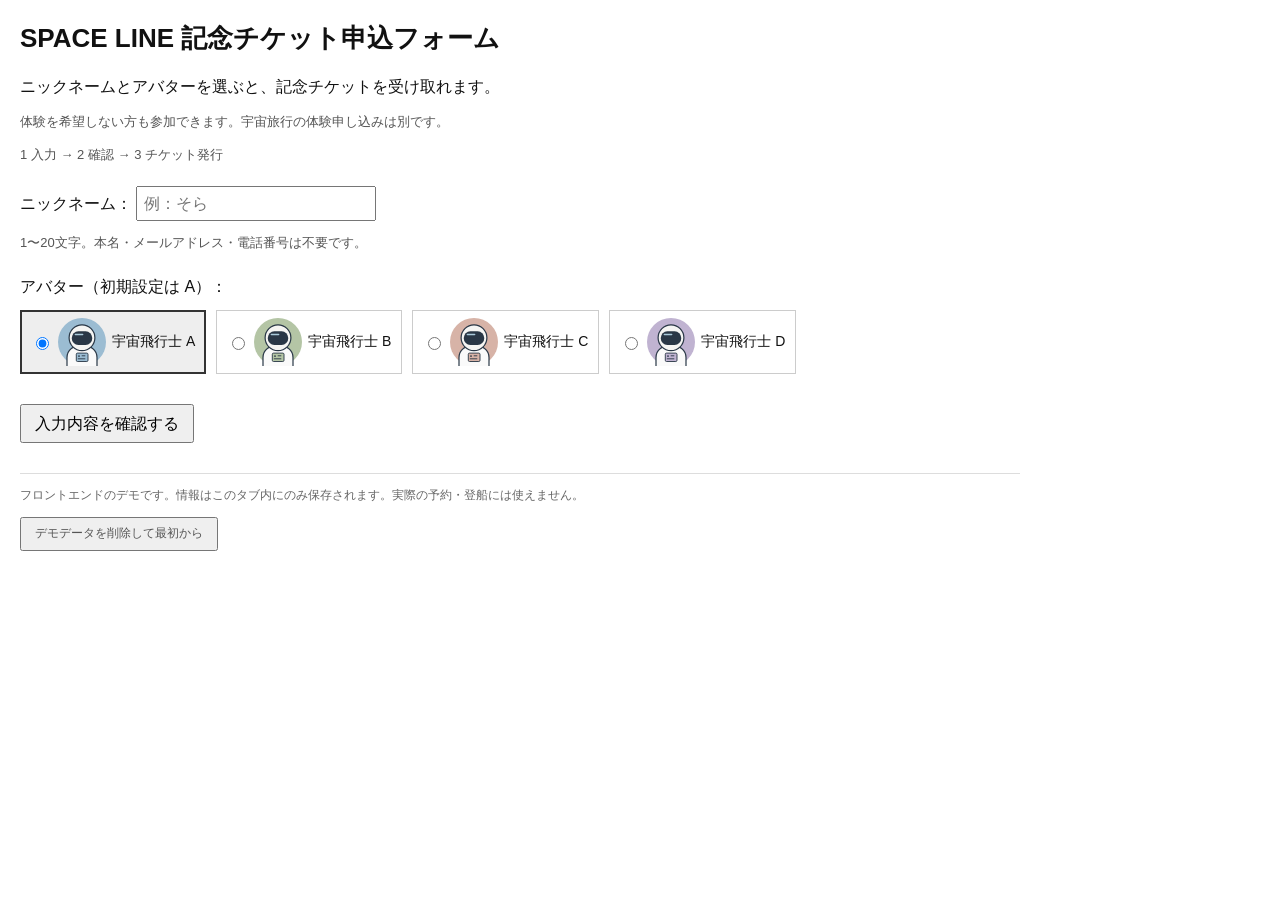
<file: index.html>
<!doctype html>
<html lang="ja">
  <head>
    <meta charset="utf-8" />
    <meta name="viewport" content="width=device-width,initial-scale=1" />
    <title>記念チケット申込フォーム | SPACE LINE</title>
    <!-- 共通の見た目を読み込みます。 -->
    <link rel="stylesheet" href="css/simple.css" />
    <!-- HTMLの読み込み後に画面を作ります。 -->
    <script src="js/simple.js" defer></script>
  </head>
  <body data-page="register">
    <!-- JavaScriptでフォームやチケットを表示します。 -->
    <div id="app"></div>
    <noscript>JavaScriptを有効にしてください。</noscript>
  </body>
</html>
</file>
<file: css/simple.css>
/* ページ全体の基本設定です。 */
* {
  box-sizing: border-box;
}
body {
  margin: 20px;
  background: #fff;
  color: #111;
  font:
    16px/1.6 Arial,
    "Yu Gothic",
    Meiryo,
    sans-serif;
}
main {
  max-width: 1000px;
}
h1 {
  font-size: 26px;
  line-height: 1.4;
  margin: 0 0 18px;
}
p {
  margin: 12px 0;
}
a {
  color: #0645ad;
}
input,
button {
  font: inherit;
}
input[type="text"] {
  width: 240px;
  max-width: 100%;
  padding: 3px 6px;
}
button {
  cursor: pointer;
  padding: 5px 13px;
}
button:disabled {
  cursor: wait;
}
input:focus-visible,
button:focus-visible,
a:focus-visible {
  outline: 3px solid #246bb0;
  outline-offset: 3px;
}
.help {
  font-size: 13px;
  color: #555;
}
.field {
  margin: 20px 0;
}
fieldset {
  border: 0;
  padding: 0;
  margin: 20px 0;
}
legend {
  padding: 0;
}
/* アバターを横に並べます。狭い画面では折り返します。 */
.avatars {
  display: flex;
  gap: 10px;
  flex-wrap: wrap;
  margin: 10px 0;
}
.avatar-option {
  display: flex;
  align-items: center;
  gap: 6px;
  padding: 7px 10px;
  border: 1px solid #ccc;
  cursor: pointer;
  font-size: 14px;
}
/* 選択中のアバターを目立たせます。 */
.avatar-option:has(input:checked) {
  background: #eee;
  border: 2px solid #333;
  padding: 6px 9px;
}
.avatar-option img {
  width: 48px;
  height: 48px;
}
.actions {
  display: flex;
  gap: 12px;
  align-items: center;
  flex-wrap: wrap;
  margin: 20px 0;
}
.error {
  color: #a00000;
  font-size: 14px;
}
.summary {
  border-collapse: collapse;
}
.summary th,
.summary td {
  padding: 8px 20px 8px 0;
  text-align: left;
  font-weight: normal;
}
.summary img {
  width: 55px;
  height: 55px;
  vertical-align: middle;
  margin-right: 8px;
}
/* チケット画像を画面の幅に合わせます。 */
.ticket-image {
  display: block;
  width: 100%;
  height: auto;
  max-width: 1000px;
  border: 1px solid #ccc;
  margin: 20px 0;
}
.note {
  border-top: 1px solid #ddd;
  margin-top: 30px;
  padding-top: 12px;
  font-size: 12px;
  color: #666;
}
.reset {
  font-size: 12px;
  color: #555;
}
[hidden] {
  display: none !important;
}
/* スマートフォン用の表示です。 */
@media (max-width: 500px) {
  body {
    margin: 16px;
  }
  h1 {
    font-size: 23px;
  }
  .avatar-option {
    font-size: 12px;
    padding: 6px;
  }
  .avatar-option:has(input:checked) {
    padding: 5px;
  }
  .avatar-option img {
    width: 38px;
    height: 38px;
  }
  .actions button {
    min-height: 42px;
  }
}
/* 印刷するときはチケット画像だけを表示します。 */
@media print {
  @page {
    size: A4 landscape;
    margin: 15mm;
  }
  body {
    margin: 0;
  }
  main > * {
    display: none !important;
  }
  main > #ticket-image {
    display: block !important;
    border: 0;
    width: 100%;
    max-width: none;
  }
}
</file>
